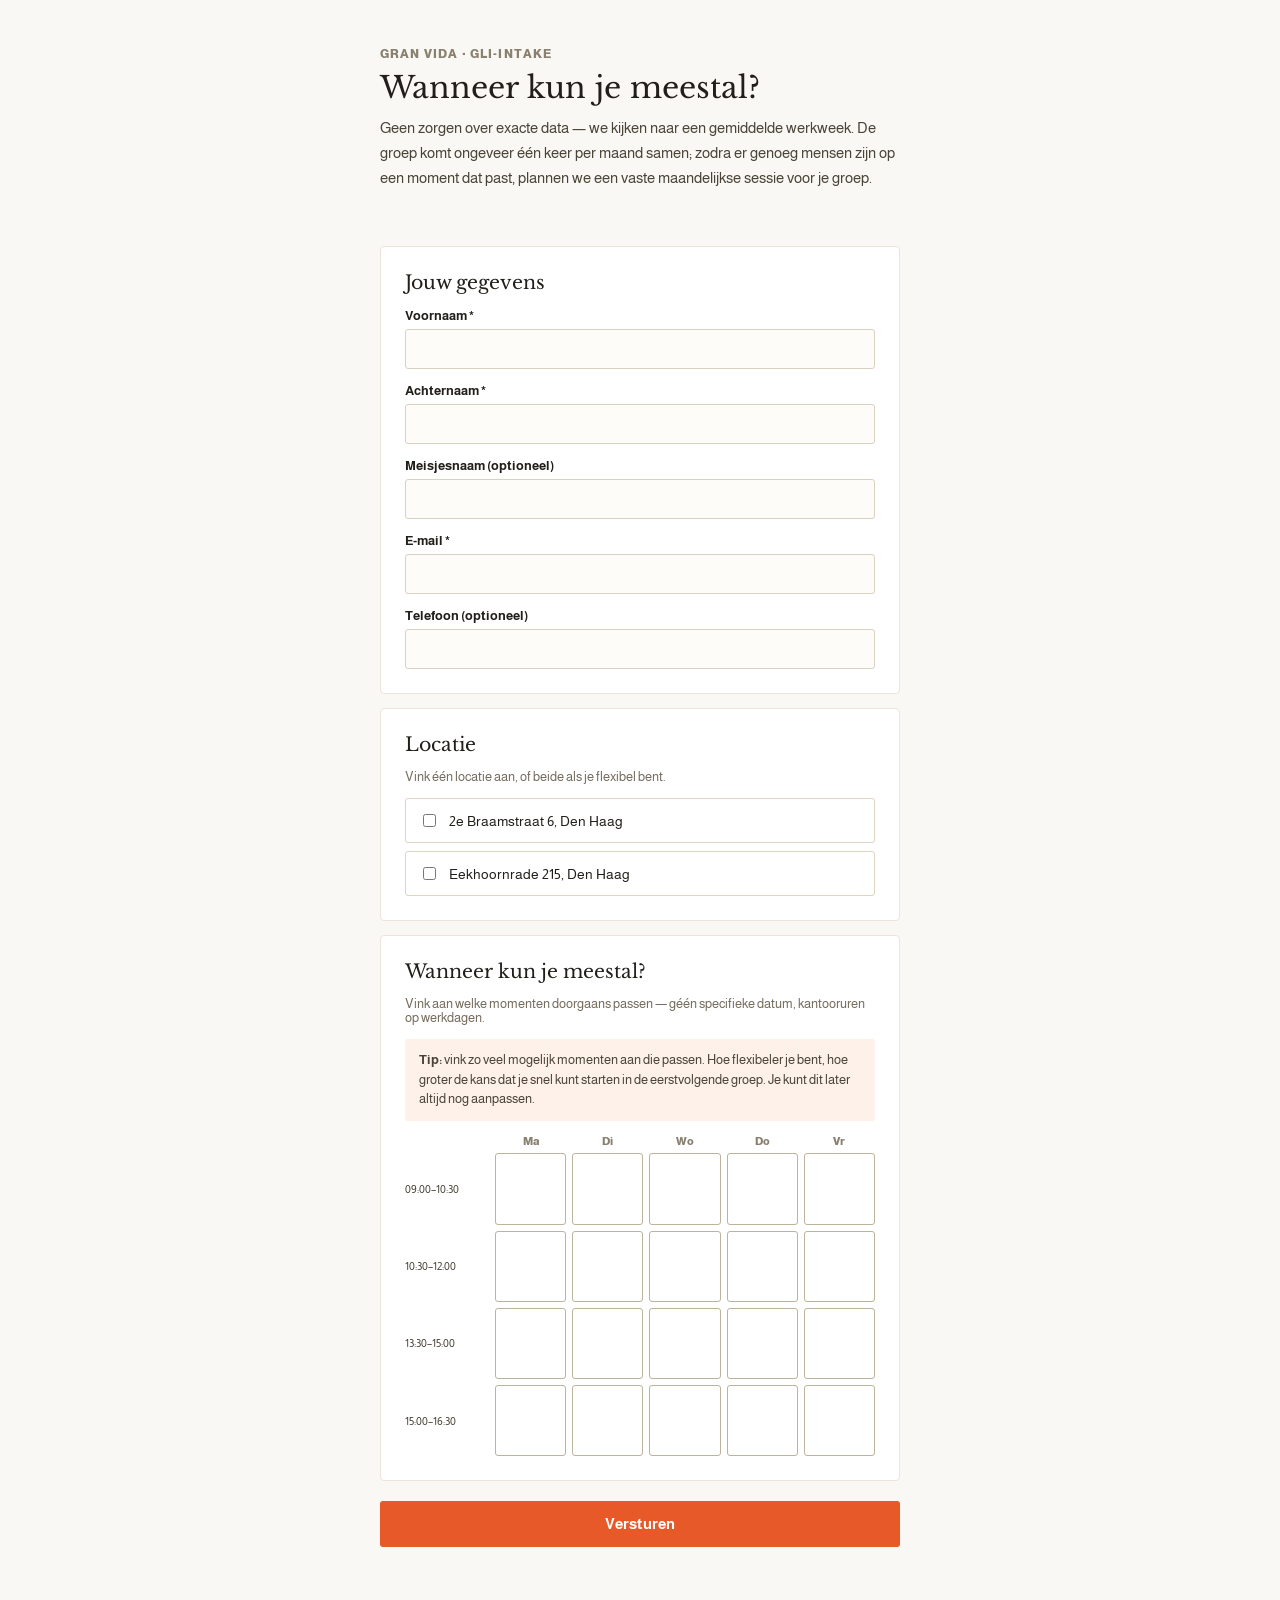
<file: index.html>
<!doctype html>
<html lang="nl">
<head>
  <meta charset="utf-8">
  <meta name="viewport" content="width=device-width, initial-scale=1">
  <title>Gran Vida — Beschikbaarheid</title>
  <link rel="stylesheet" href="https://fonts.googleapis.com/css2?family=Libre+Baskerville:wght@400;700&family=Almarai:wght@400;700;800&display=swap">
  <link rel="stylesheet" href="assets/style.css">
</head>
<body>
  <div class="gv-page" id="formView">
    <div style="display:flex;flex-direction:column;gap:10px;">
      <div class="gv-eyebrow">Gran Vida · GLI-intake</div>
      <h1 class="gv-h1">Wanneer kun je meestal?</h1>
      <p style="margin:0;font-size:15px;line-height:1.65;color:#4a4438;">
        Geen zorgen over exacte data — we kijken naar een gemiddelde werkweek. De groep komt ongeveer
        één keer per maand samen; zodra er genoeg mensen zijn op een moment dat past, plannen we een
        vaste maandelijkse sessie voor je groep.
      </p>
    </div>

    <div id="formError"></div>

    <form id="beschikbaarheidForm">
      <input type="text" name="website" id="hpField" tabindex="-1" autocomplete="off" style="position:absolute;left:-9999px;width:1px;height:1px;overflow:hidden;" aria-hidden="true">
      <div class="gv-card">
        <div class="gv-h2">Jouw gegevens</div>
        <div>
          <label class="gv-field-label">Voornaam *</label>
          <input class="gv-input" name="voornaam" required>
        </div>
        <div>
          <label class="gv-field-label">Achternaam *</label>
          <input class="gv-input" name="achternaam" required>
        </div>
        <div>
          <label class="gv-field-label">Meisjesnaam (optioneel)</label>
          <input class="gv-input" name="meisjesnaam">
        </div>
        <div>
          <label class="gv-field-label">E-mail *</label>
          <input class="gv-input" type="email" name="email" required>
        </div>
        <div>
          <label class="gv-field-label">Telefoon (optioneel)</label>
          <input class="gv-input" name="telefoon">
        </div>
      </div>

      <div class="gv-card" style="margin-top:14px;">
        <div class="gv-h2">Locatie</div>
        <p style="margin:0;font-size:12.5px;color:#756c5e;">Vink één locatie aan, of beide als je flexibel bent.</p>
        <div id="locatieOpties" style="display:flex;flex-direction:column;gap:8px;"></div>
      </div>

      <div class="gv-card" style="margin-top:14px;">
        <div class="gv-h2">Wanneer kun je meestal?</div>
        <p style="margin:0;font-size:12.5px;color:#756c5e;">Vink aan welke momenten doorgaans passen — géén specifieke datum, kantooruren op werkdagen.</p>
        <div style="display:flex;gap:10px;align-items:flex-start;background:#FDF1EA;border-radius:3px;padding:12px 14px;">
          <span style="font-size:12.5px;line-height:1.55;color:#4a4438;">
            <strong>Tip:</strong> vink zo veel mogelijk momenten aan die passen. Hoe flexibeler je bent,
            hoe groter de kans dat je snel kunt starten in de eerstvolgende groep. Je kunt dit later altijd nog aanpassen.
          </span>
        </div>
        <div class="gv-rooster" id="roosterGrid"></div>
      </div>

      <button class="gv-btn" type="submit" style="margin-top:20px;">Versturen</button>
    </form>
  </div>

  <div class="gv-page" id="confirmView" style="display:none;">
    <div class="gv-card" style="align-items:center;text-align:center;gap:18px;">
      <h1 class="gv-h1" id="confirmTitle">Bedankt!</h1>
      <p style="margin:0;font-size:15px;line-height:1.65;color:#4a4438;">
        Je beschikbaarheid is ontvangen. De groep komt ongeveer één keer per maand samen — zodra er
        genoeg mensen zijn op een moment dat ook voor jou past, plannen we een vaste maandelijkse sessie
        en nemen we contact met je op.
      </p>

      <div id="introVideoBlock" style="display:none;width:100%;">
        <div style="width:100%;aspect-ratio:16/9;border-radius:4px;overflow:hidden;background:#221F1A;">
          <video id="introVideoEl" controls style="width:100%;height:100%;object-fit:cover;"></video>
        </div>
      </div>

      <div style="width:100%;border-top:1px solid #ECE6DA;padding-top:18px;text-align:left;display:flex;flex-direction:column;gap:10px;">
        <div class="gv-h2" style="margin:0;">Nu al beginnen?</div>
        <p style="margin:0;font-size:13px;color:#4a4438;line-height:1.55;">
          Je hoeft niet te wachten tot je groep start. Als GLI COOL-deelnemer heb je gratis toegang tot de
          eerste lessen — vink aan en ik zet je persoonlijk klaar.
        </p>
        <label style="display:flex;gap:12px;align-items:flex-start;cursor:pointer;">
          <input type="checkbox" id="huddleCheckbox" style="margin-top:3px;">
          <span style="font-size:13px;color:#4a4438;line-height:1.55;">
            Ja, geef mij toegang tot de eerste GLI COOL-lessen.
          </span>
        </label>
        <div id="huddleFeedback" style="display:none;align-items:center;gap:8px;font-size:12.5px;color:#3f6b3a;">
          <svg width="14" height="14" viewBox="0 0 14 14" fill="none" style="flex-shrink:0;"><circle cx="7" cy="7" r="6" stroke="currentColor" stroke-width="1.3"/><path d="M4 7L6 9L10 5" stroke="currentColor" stroke-width="1.3" stroke-linecap="round" stroke-linejoin="round"/></svg>
          <span id="huddleFeedbackText"></span>
        </div>
      </div>

      <label style="width:100%;border-top:1px solid #ECE6DA;padding-top:18px;display:flex;gap:12px;align-items:flex-start;text-align:left;cursor:pointer;">
        <input type="checkbox" id="optInCheckbox" style="margin-top:3px;">
        <span style="font-size:13px;color:#4a4438;line-height:1.55;">
          Wil je er wekelijks een recept en inspiratie bij? Deze mails helpen je ook om je GLI-traject succesvol door te lopen — video's, tips en recepten, ongeveer 1x per week, altijd af te melden.
        </span>
      </label>
      <div id="optInFeedback" style="display:none;align-items:center;gap:8px;font-size:12.5px;color:#3f6b3a;">
        <svg width="14" height="14" viewBox="0 0 14 14" fill="none" style="flex-shrink:0;"><circle cx="7" cy="7" r="6" stroke="currentColor" stroke-width="1.3"/><path d="M4 7L6 9L10 5" stroke="currentColor" stroke-width="1.3" stroke-linecap="round" stroke-linejoin="round"/></svg>
        <span id="optInFeedbackText"></span>
      </div>
    </div>
  </div>

  <script src="assets/app.js"></script>
  <script>
    const params = new URLSearchParams(location.search);
    let currentId = params.get('id') || '';

    // Locatie-checkboxen
    const locatieOpties = document.getElementById('locatieOpties');
    LOCATIONS.forEach((loc, i) => {
      const label = document.createElement('label');
      label.style.cssText = 'display:flex;align-items:center;gap:10px;border:1px solid #ddd4c2;border-radius:3px;padding:12px 13px;cursor:pointer;';
      label.innerHTML = `<input type="checkbox" name="locatie" value="${loc}"><span style="font-size:14px;">${loc}</span>`;
      locatieOpties.appendChild(label);
    });

    // Roostergrid
    const roosterGrid = document.getElementById('roosterGrid');
    const days = ['Ma', 'Di', 'Wo', 'Do', 'Vr'];
    roosterGrid.appendChild(document.createElement('div'));
    days.forEach(d => {
      const el = document.createElement('div');
      el.className = 'gv-rooster-day';
      el.textContent = d;
      roosterGrid.appendChild(el);
    });
    const slotLabels = ['09:00–10:30', '10:30–12:00', '13:30–15:00', '15:00–16:30'];
    slotLabels.forEach((label, rowI) => {
      const rowLabel = document.createElement('div');
      rowLabel.style.cssText = 'display:flex;align-items:center;font-size:11px;color:#4a4438;';
      rowLabel.textContent = label;
      roosterGrid.appendChild(rowLabel);
      days.forEach((d, colI) => {
        const slot = TIME_SLOTS[colI * 4 + rowI];
        const el = document.createElement('div');
        el.className = 'gv-slot';
        el.dataset.slot = slot;
        el.addEventListener('click', () => el.classList.toggle('checked'));
        roosterGrid.appendChild(el);
      });
    });

    // Prefill vanuit uitnodigingslink. Oudere links bevatten naam/e-mail nog
    // rechtstreeks als parameter; nieuwere links bevatten alleen ?id= en halen
    // de gegevens op via actie 'lookup', zodat de link kort blijft.
    const form = document.getElementById('beschikbaarheidForm');
    if (params.get('voornaam')) form.voornaam.value = params.get('voornaam');
    if (params.get('achternaam')) form.achternaam.value = params.get('achternaam');
    if (params.get('email')) form.email.value = params.get('email');

    if (currentId && !params.get('voornaam')) {
      postAction('lookup', { id: currentId }).then(result => {
        if (result.ok) {
          form.voornaam.value = result.voornaam || '';
          form.achternaam.value = result.achternaam || '';
          form.email.value = result.email || '';
        }
      }).catch(() => {}); // stil falen — velden blijven dan gewoon leeg invulbaar
    }

    form.addEventListener('submit', async (ev) => {
      ev.preventDefault();
      const errorBox = document.getElementById('formError');
      errorBox.innerHTML = '';

      const locaties = Array.from(document.querySelectorAll('input[name="locatie"]:checked')).map(c => c.value);
      const rooster = Array.from(document.querySelectorAll('.gv-slot.checked')).map(el => el.dataset.slot);

      if (!locaties.length) {
        errorBox.innerHTML = '<div class="gv-error">Kies minstens één locatie.</div>';
        return;
      }
      if (!rooster.length) {
        errorBox.innerHTML = '<div class="gv-error">Vink minstens één moment aan.</div>';
        return;
      }

      const submitBtn = form.querySelector('button[type="submit"]');
      submitBtn.disabled = true;
      submitBtn.textContent = 'Versturen...';

      try {
        const result = await postAction('submit', {
          id: currentId,
          voornaam: form.voornaam.value,
          achternaam: form.achternaam.value,
          meisjesnaam: form.meisjesnaam.value,
          email: form.email.value,
          telefoon: form.telefoon.value,
          locaties: locaties.join('|'),
          rooster: rooster.join(','),
          website: form.website.value
        });

        if (!result.ok) throw new Error(result.error || 'Onbekende fout');

        currentId = result.id;
        document.getElementById('confirmTitle').textContent = `Bedankt, ${form.voornaam.value}!`;
        document.getElementById('formView').style.display = 'none';
        document.getElementById('confirmView').style.display = 'flex';

        // Video-blok blijft verborgen totdat er een echte opname is (zie assets/app.js)
        if (typeof INTRO_VIDEO_URL !== 'undefined' && INTRO_VIDEO_URL) {
          document.getElementById('introVideoEl').src = INTRO_VIDEO_URL;
          document.getElementById('introVideoBlock').style.display = 'block';
        }
      } catch (err) {
        errorBox.innerHTML = `<div class="gv-error">Het versturen is niet gelukt (${err.message}). Probeer het opnieuw, of mail rechtstreeks naar <a href="mailto:contact@granvida.nl">contact@granvida.nl</a>.</div>`;
        submitBtn.disabled = false;
        submitBtn.textContent = 'Versturen';
      }
    });

    document.getElementById('huddleCheckbox').addEventListener('change', async (ev) => {
      const feedback = document.getElementById('huddleFeedback');
      const feedbackText = document.getElementById('huddleFeedbackText');
      try {
        const result = await postAction('huddleOptIn', { id: currentId, waarde: ev.target.checked ? 'ja' : 'nee' });
        if (!result.ok) throw new Error(result.error || 'Onbekende fout');
        feedback.style.color = '#3f6b3a';
        feedbackText.textContent = ev.target.checked
          ? 'Genoteerd — je krijgt persoonlijk bericht zodra je toegang hebt.'
          : 'Voorkeur bijgewerkt.';
        feedback.style.display = 'flex';
      } catch (err) {
        feedback.style.color = '#a3341f';
        feedbackText.textContent = 'Opslaan is niet gelukt, probeer het nog eens.';
        feedback.style.display = 'flex';
      }
    });

    document.getElementById('optInCheckbox').addEventListener('change', async (ev) => {
      const feedback = document.getElementById('optInFeedback');
      const feedbackText = document.getElementById('optInFeedbackText');
      try {
        const result = await postAction('optIn', { id: currentId, waarde: ev.target.checked ? 'ja' : 'nee' });
        if (!result.ok) throw new Error(result.error || 'Onbekende fout');
        feedback.style.color = '#3f6b3a';
        feedbackText.textContent = ev.target.checked ? 'Opgeslagen — welkom bij de mails!' : 'Voorkeur bijgewerkt.';
        feedback.style.display = 'flex';
      } catch (err) {
        feedback.style.color = '#a3341f';
        feedbackText.textContent = 'Opslaan is niet gelukt, probeer het nog eens.';
        feedback.style.display = 'flex';
      }
    });
  </script>
</body>
</html>
</file>
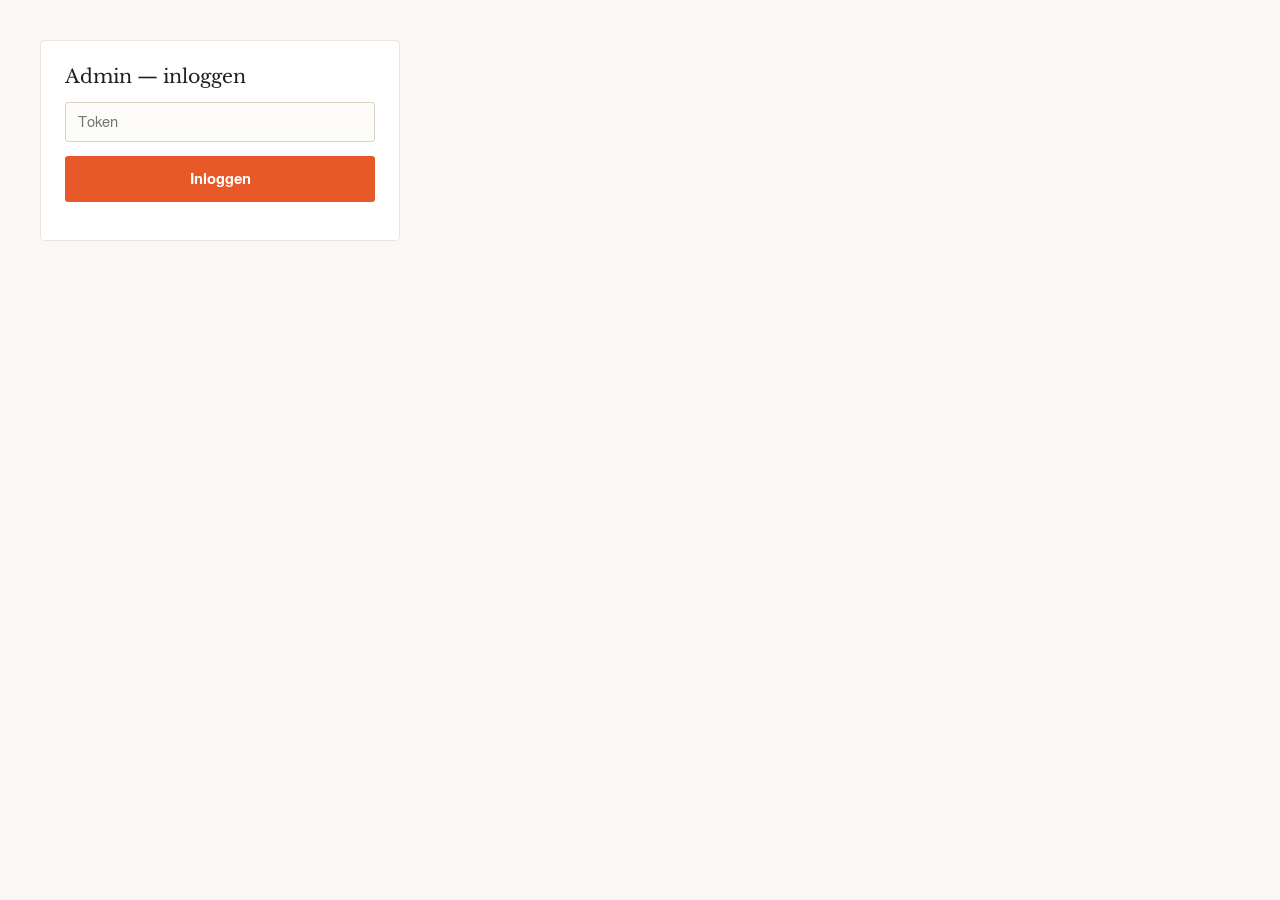
<file: admin.html>
<!doctype html>
<html lang="nl">
<head>
  <meta charset="utf-8">
  <meta name="viewport" content="width=device-width, initial-scale=1">
  <title>Gran Vida — Admin</title>
  <link rel="stylesheet" href="https://fonts.googleapis.com/css2?family=Libre+Baskerville:wght@400;700&family=Almarai:wght@400;700;800&display=swap">
  <link rel="stylesheet" href="assets/style.css">
  <style>
    body { padding: 40px; }
    .admin-wrap { max-width: 1200px; margin: 0 auto; display: flex; flex-direction: column; gap: 24px; }
    table { width: 100%; border-collapse: collapse; }
    th { text-align: left; font-family: 'Almarai', sans-serif; font-size: 10.5px; font-weight: 800;
      letter-spacing: 0.06em; text-transform: uppercase; color: #8a8070; padding: 10px 14px; border-bottom: 1px solid #ECE6DA; }
    td { padding: 12px 14px; font-size: 13.5px; border-bottom: 1px solid #F1ECE1; }
    .chip { font-family: 'Almarai', sans-serif; font-size: 13px; font-weight: 700; padding: 8px 16px;
      border-radius: 20px; border: 1px solid #ddd4c2; background: #FFFFFF; cursor: pointer; }
    .chip.active { background: #221F1A; color: #FAF8F4; border-color: #221F1A; }
    .gv-btn-overdue { background: #C0392B !important; border-color: #C0392B !important; color: #FFFFFF !important; }
    .gv-huddle-badge { display:inline-block;font-size:11px;font-weight:700;padding:3px 9px;border-radius:12px;background:#FDF1EA;color:#E8592A; }
  </style>
</head>
<body>
  <div class="admin-wrap" id="loginView">
    <div class="gv-card" style="max-width:360px;">
      <div class="gv-h2">Admin — inloggen</div>
      <input class="gv-input" type="password" id="tokenInput" placeholder="Token">
      <button class="gv-btn" id="loginBtn">Inloggen</button>
      <div id="loginError"></div>
    </div>
  </div>

  <div class="admin-wrap" id="dashboardView" style="display:none;">
    <div style="display:flex;align-items:center;justify-content:space-between;">
      <h1 class="gv-h1">Open inzendingen</h1>
      <div style="display:flex;gap:10px;">
        <button class="gv-btn-secondary gv-btn" style="width:auto;" id="refreshBtn" title="Data opnieuw ophalen">⟳ Ververs</button>
        <button class="gv-btn-secondary gv-btn" style="width:auto;" id="showMailBtn">✉ Mail deelnemers</button>
        <button class="gv-btn-secondary gv-btn" style="width:auto;" id="showInviteBtn">+ Nieuwe deelnemer uitnodigen</button>
      </div>
    </div>

    <div id="inviteCard" class="gv-card" style="display:none;max-width:480px;">
      <div class="gv-h2">Nieuwe deelnemer uitnodigen</div>
      <input class="gv-input" id="inviteVoornaam" placeholder="Voornaam">
      <input class="gv-input" id="inviteAchternaam" placeholder="Achternaam">
      <input class="gv-input" id="inviteEmail" type="email" placeholder="E-mail">
      <select class="gv-input" id="inviteLocatie"></select>
      <button class="gv-btn" id="sendInviteBtn">Uitnodiging versturen</button>
      <div id="inviteError"></div>
    </div>

    <div id="mailCard" class="gv-card" style="display:none;max-width:520px;">
      <div class="gv-h2">Mail naar deelnemers</div>
      <p style="margin:0 0 4px;font-size:12.5px;color:#8a8070;">
        Gaat naar iedereen in het huidige locatiefilter (<span id="mailScope">alle locaties</span>), elk apart geadresseerd.
      </p>
      <input class="gv-input" id="mailSubject" placeholder="Onderwerp">
      <textarea class="gv-input" id="mailBody" rows="6" placeholder="Bericht..." style="resize:vertical;font-family:inherit;"></textarea>
      <button class="gv-btn" id="sendMailBtn">Versturen</button>
      <div id="mailError"></div>
    </div>

    <div style="display:flex;gap:10px;align-items:center;">
      <div class="chip active" data-locatie="">Alle locaties</div>
      <div id="locatieChips" style="display:flex;gap:10px;"></div>
      <div style="flex:1;"></div>
      <div id="statusSummary" style="font-size:12.5px;color:#8a8070;font-weight:700;"></div>
    </div>

    <div style="display:grid;grid-template-columns:1.4fr 1fr;gap:24px;align-items:start;">
      <div class="gv-card" style="padding:0;">
        <table>
          <thead><tr><th><input type="checkbox" id="selectAllOpen" title="Alles selecteren"></th><th>Naam</th><th>Locatie(s)</th><th>Status</th><th>Huddle</th><th>Datum</th><th></th></tr></thead>
          <tbody id="rowsBody"></tbody>
        </table>
      </div>

      <div class="gv-card">
        <div class="gv-eyebrow">Meeste overlap</div>
        <p id="overlapHint" style="margin:0;font-size:12.5px;color:#8a8070;">Selecteer inzendingen om de overlap te zien.</p>
        <div id="overlapList" style="display:flex;flex-direction:column;gap:10px;"></div>
        <button class="gv-btn" id="assignBtn" style="margin-top:4px;" disabled>Groep definitief maken</button>
      </div>
    </div>
  </div>

  <script src="assets/app.js?v=2"></script>
  <script>
    let token = '';
    let allRows = [];
    let locatieFilter = '';
    let locationUISetup = false;
    const selectedIds = new Set();

    // ===== Sessie-persistentie: blijf minimaal 10 minuten ingelogd, ook na browser-refresh =====
    const SESSION_KEY = 'gv_admin_token';
    const SESSION_TS_KEY = 'gv_admin_token_ts';
    const SESSION_MAX_AGE_MS = 10 * 60 * 1000;

    function saveSession(t) {
      localStorage.setItem(SESSION_KEY, t);
      localStorage.setItem(SESSION_TS_KEY, String(Date.now()));
    }
    function touchSession() {
      if (token) localStorage.setItem(SESSION_TS_KEY, String(Date.now()));
    }
    function clearSession() {
      localStorage.removeItem(SESSION_KEY);
      localStorage.removeItem(SESSION_TS_KEY);
    }
    function loadSavedSession() {
      const saved = localStorage.getItem(SESSION_KEY);
      const ts = Number(localStorage.getItem(SESSION_TS_KEY) || 0);
      if (!saved || !ts || (Date.now() - ts) > SESSION_MAX_AGE_MS) return null;
      return saved;
    }

    function showDashboard(data) {
      allRows = data.rows;
      document.getElementById('loginView').style.display = 'none';
      document.getElementById('dashboardView').style.display = 'flex';
      setupLocationUI();
      render();
    }

    async function tryAutoLogin() {
      const saved = loadSavedSession();
      if (!saved) return;
      try {
        const data = await getAdminData(saved);
        if (!data.ok) { clearSession(); return; }
        token = saved;
        saveSession(token); // ververst de sessie-tijd bij elk bezoek
        showDashboard(data);
      } catch (err) {
        // netwerkfout: sessie laten staan, gewoon het loginscherm tonen
      }
    }

    function esc(s) {
      return String(s ?? '').replace(/[&<>"']/g, c => ({'&':'&amp;','<':'&lt;','>':'&gt;','"':'&quot;',"'":'&#39;'}[c]));
    }

    // Toont alleen dd-mm-jjjj, ongeacht of de bron een ISO-datum of een reeds
    // geformatteerde Sheets-string is.
    function formatDatum(raw) {
      if (!raw) return '';
      const d = new Date(raw);
      if (isNaN(d)) return String(raw).split(' ')[0];
      const dd = String(d.getDate()).padStart(2, '0');
      const mm = String(d.getMonth() + 1).padStart(2, '0');
      return `${dd}-${mm}-${d.getFullYear()}`;
    }

    const WEEK_MS = 7 * 24 * 60 * 60 * 1000;
    function isOverdue(r) {
      if (r.status !== 'uitgenodigd' || !r.timestamp_uitnodiging) return false;
      const d = new Date(r.timestamp_uitnodiging);
      return !isNaN(d) && (Date.now() - d.getTime()) > WEEK_MS;
    }

    tryAutoLogin();

    document.getElementById('selectAllOpen').addEventListener('change', (ev) => {
      const openIds = filteredRows().filter(r => r.status === 'open').map(r => r.id);
      if (ev.target.checked) {
        openIds.forEach(id => selectedIds.add(id));
      } else {
        openIds.forEach(id => selectedIds.delete(id));
      }
      render();
    });

    document.getElementById('loginBtn').addEventListener('click', async () => {
      const loginBtn = document.getElementById('loginBtn');
      if (loginBtn.disabled) return; // voorkomt dubbelklik tijdens het inloggen
      loginBtn.disabled = true;
      token = document.getElementById('tokenInput').value;
      const errorBox = document.getElementById('loginError');
      errorBox.innerHTML = '';
      try {
        const data = await getAdminData(token);
        if (!data.ok) throw new Error('Ongeldig token');
        saveSession(token);
        showDashboard(data);
      } catch (err) {
        errorBox.innerHTML = '<div class="gv-error">Inloggen mislukt — controleer het token.</div>';
        loginBtn.disabled = false;
      }
    });

    document.getElementById('refreshBtn').addEventListener('click', async () => {
      const btn = document.getElementById('refreshBtn');
      if (btn.disabled) return;
      btn.disabled = true;
      const original = btn.textContent;
      btn.textContent = 'Bezig...';
      try {
        const data = await getAdminData(token);
        if (!data.ok) throw new Error(data.error || 'Onbekende fout');
        touchSession();
        allRows = data.rows;
        render();
      } catch (err) {
        alert('Verversen mislukt: ' + err.message);
      } finally {
        btn.disabled = false;
        btn.textContent = original;
      }
    });

    document.getElementById('showMailBtn').addEventListener('click', () => {
      const card = document.getElementById('mailCard');
      card.style.display = card.style.display === 'none' ? 'flex' : 'none';
    });

    document.getElementById('sendMailBtn').addEventListener('click', async () => {
      const sendBtn = document.getElementById('sendMailBtn');
      if (sendBtn.disabled) return;
      const errorBox = document.getElementById('mailError');
      errorBox.innerHTML = '';
      const subject = document.getElementById('mailSubject').value.trim();
      const body = document.getElementById('mailBody').value.trim();
      if (!subject || !body) {
        errorBox.innerHTML = '<div class="gv-error">Onderwerp en bericht zijn verplicht.</div>';
        return;
      }
      const scopeLabel = locatieFilter ? locatieFilter.split(',')[0] : 'alle locaties';
      if (!confirm(`Mail versturen naar iedereen in "${scopeLabel}"?`)) return;
      sendBtn.disabled = true;
      sendBtn.textContent = 'Versturen...';
      try {
        const result = await postAction('broadcastMail', { token, subject, body, locatie: locatieFilter });
        if (!result.ok) throw new Error(result.error || 'Onbekende fout');
        touchSession();
        document.getElementById('mailSubject').value = '';
        document.getElementById('mailBody').value = '';
        document.getElementById('mailCard').style.display = 'none';
        alert(`Mail verstuurd naar ${result.count} deelnemer(s).`);
      } catch (err) {
        errorBox.innerHTML = err.unconfirmed
          ? '<div class="gv-error">Geen bevestiging ontvangen, maar de mail is waarschijnlijk al verstuurd. Kijk eerst in je verzonden mail voordat je het opnieuw probeert.</div>'
          : `<div class="gv-error">Versturen mislukt: ${err.message}</div>`;
      } finally {
        sendBtn.disabled = false;
        sendBtn.textContent = 'Versturen';
      }
    });

    function setupLocationUI() {
      if (locationUISetup) return; // idempotent: nooit chips/opties dubbel opbouwen
      locationUISetup = true;
      const chips = document.getElementById('locatieChips');
      const select = document.getElementById('inviteLocatie');
      LOCATIONS.forEach(loc => {
        const chip = document.createElement('div');
        chip.className = 'chip';
        chip.textContent = loc.split(',')[0];
        chip.addEventListener('click', () => {
          locatieFilter = loc;
          document.querySelectorAll('.chip').forEach(c => c.classList.remove('active'));
          chip.classList.add('active');
          selectedIds.clear();
          document.getElementById('mailScope').textContent = loc.split(',')[0];
          render();
        });
        chips.appendChild(chip);

        const opt = document.createElement('option');
        opt.value = loc; opt.textContent = loc;
        select.appendChild(opt);
      });
      document.querySelector('.chip[data-locatie=""]').addEventListener('click', function () {
        locatieFilter = '';
        document.querySelectorAll('.chip').forEach(c => c.classList.remove('active'));
        this.classList.add('active');
        selectedIds.clear();
        document.getElementById('mailScope').textContent = 'alle locaties';
        render();
      });
    }

    document.getElementById('showInviteBtn').addEventListener('click', () => {
      const card = document.getElementById('inviteCard');
      card.style.display = card.style.display === 'none' ? 'flex' : 'none';
    });

    document.getElementById('sendInviteBtn').addEventListener('click', async () => {
      const sendBtn = document.getElementById('sendInviteBtn');
      if (sendBtn.disabled) return; // voorkomt dubbele uitnodiging bij dubbelklik
      const errorBox = document.getElementById('inviteError');
      errorBox.innerHTML = '';
      const voornaam = document.getElementById('inviteVoornaam').value;
      const achternaam = document.getElementById('inviteAchternaam').value;
      const email = document.getElementById('inviteEmail').value;
      const locatie = document.getElementById('inviteLocatie').value;
      if (!voornaam || !achternaam || !email) {
        errorBox.innerHTML = '<div class="gv-error">Voornaam, achternaam en e-mail zijn verplicht.</div>';
        return;
      }
      sendBtn.disabled = true;
      sendBtn.textContent = 'Versturen...';
      try {
        const result = await postAction('invite', { token, voornaam, achternaam, email, locatie });
        if (!result.ok) throw new Error(result.error);
        touchSession();
        document.getElementById('inviteVoornaam').value = '';
        document.getElementById('inviteAchternaam').value = '';
        document.getElementById('inviteEmail').value = '';
        document.getElementById('inviteCard').style.display = 'none';
        const data = await getAdminData(token);
        allRows = data.rows;
        render();
      } catch (err) {
        errorBox.innerHTML = err.unconfirmed
          ? '<div class="gv-error">Geen bevestiging ontvangen, maar de mail is waarschijnlijk al verstuurd. Kijk eerst in je verzonden mail voordat je het opnieuw probeert.</div>'
          : `<div class="gv-error">Versturen mislukt: ${err.message}</div>`;
      } finally {
        sendBtn.disabled = false;
        sendBtn.textContent = 'Uitnodiging versturen';
      }
    });

    function filteredRows() {
      return locatieFilter
        ? allRows.filter(r => (r.locaties || '').includes(locatieFilter))
        : allRows;
    }

    function render() {
      const rows = filteredRows();
      const tbody = document.getElementById('rowsBody');
      tbody.innerHTML = '';

      rows.forEach(r => {
        const tr = document.createElement('tr');
        const statusClass = r.status === 'open' ? 'gv-status-open'
          : r.status === 'uitgenodigd' ? 'gv-status-uitgenodigd' : 'gv-status-ingedeeld';
        const statusLabel = r.status === 'open' ? 'Open' : r.status === 'uitgenodigd' ? 'Uitgenodigd' : 'Ingedeeld';
        const checkboxCell = r.status === 'open'
          ? `<input type="checkbox" data-id="${esc(r.id)}" ${selectedIds.has(r.id) ? 'checked' : ''}>`
          : '';
        const overdueClass = isOverdue(r) ? ' gv-btn-overdue' : '';
        const overdueTitle = isOverdue(r) ? ' title="Langer dan een week geen reactie"' : '';
        const actionCell = r.status === 'uitgenodigd'
          ? `<button class="gv-btn-secondary gv-btn${overdueClass}" style="width:auto;padding:6px 12px;font-size:11.5px;" data-remind="${esc(r.id)}"${overdueTitle}>Stuur herinnering</button>`
          : '';
        const datum = r.status === 'uitgenodigd' ? r.timestamp_uitnodiging : r.invuldatum;
        const huddleCell = r.opt_in_huddle_toegang === 'ja'
          ? '<span class="gv-huddle-badge">Wil toegang</span>' : '';
        tr.innerHTML = `<td>${checkboxCell}</td><td style="font-weight:700;">${esc(r.voornaam)} ${esc(r.achternaam)}</td>
          <td>${esc(r.locaties || '')}</td><td><span class="${statusClass}">${statusLabel}</span></td>
          <td>${huddleCell}</td>
          <td style="font-size:12px;color:#8a8070;">${formatDatum(datum)}</td><td>${actionCell}</td>`;
        tbody.appendChild(tr);
      });

      tbody.querySelectorAll('input[type="checkbox"]').forEach(cb => {
        cb.addEventListener('change', () => {
          if (cb.checked) selectedIds.add(cb.dataset.id); else selectedIds.delete(cb.dataset.id);
          renderOverlap();
        });
      });
      tbody.querySelectorAll('[data-remind]').forEach(btn => {
        btn.addEventListener('click', async () => {
          btn.disabled = true; btn.textContent = 'Verzenden...';
          try {
            const result = await postAction('remind', { token, id: btn.dataset.remind });
            if (!result.ok) throw new Error(result.error || 'Onbekende fout');
            touchSession();
            btn.classList.remove('gv-btn-overdue'); // timestamp is net vernieuwd, dus niet meer 'te laat'
            btn.textContent = 'Verzonden';
          } catch (err) {
            if (err.unconfirmed) {
              btn.textContent = 'Onbevestigd';
              btn.title = 'Geen bevestiging ontvangen, maar de mail is waarschijnlijk al verstuurd. Kijk eerst in je verzonden mail voordat je het opnieuw probeert.';
            } else {
              btn.textContent = 'Mislukt — probeer opnieuw';
              btn.disabled = false;
            }
          }
        });
      });

      const uitgenodigd = allRows.filter(r => r.status === 'uitgenodigd').length;
      const open = allRows.filter(r => r.status === 'open').length;
      const wilHuddle = allRows.filter(r => r.opt_in_huddle_toegang === 'ja').length;
      document.getElementById('statusSummary').textContent =
        `${open} open · ${uitgenodigd} uitgenodigd · ${wilHuddle} wil Huddle-toegang · ${selectedIds.size} geselecteerd`;

      const openInView = rows.filter(r => r.status === 'open');
      const selectAllCb = document.getElementById('selectAllOpen');
      const allSelected = openInView.length > 0 && openInView.every(r => selectedIds.has(r.id));
      const someSelected = openInView.some(r => selectedIds.has(r.id));
      selectAllCb.checked = allSelected;
      selectAllCb.indeterminate = !allSelected && someSelected;
      selectAllCb.disabled = openInView.length === 0;

      renderOverlap();
    }

    function renderOverlap() {
      const selected = allRows.filter(r => selectedIds.has(r.id));
      const overlapList = document.getElementById('overlapList');
      const hint = document.getElementById('overlapHint');
      const assignBtn = document.getElementById('assignBtn');
      overlapList.innerHTML = '';

      if (!selected.length) {
        hint.textContent = 'Selecteer inzendingen om de overlap te zien.';
        assignBtn.disabled = true;
        return;
      }
      hint.textContent = `Berekend over de ${selected.length} geselecteerde inzendingen.`;

      const counts = TIME_SLOTS.map(slot => ({
        slot,
        count: selected.filter(r => r[slot] === 'ja').length
      })).sort((a, b) => b.count - a.count);

      counts.forEach(({ slot, count }) => {
        const pct = Math.round((count / selected.length) * 100);
        const row = document.createElement('div');
        row.innerHTML = `<div style="display:flex;justify-content:space-between;font-size:13.5px;">
          <span>${slot}</span><span style="color:#8a8070;">${count} / ${selected.length}</span></div>
          <div style="width:100%;height:5px;background:#ECE6DA;border-radius:3px;overflow:hidden;">
          <div style="width:${pct}%;height:100%;background:#E8592A;"></div></div>`;
        overlapList.appendChild(row);
      });

      assignBtn.disabled = false;
    }

    document.getElementById('assignBtn').addEventListener('click', async () => {
      const btn = document.getElementById('assignBtn');
      if (btn.disabled) return; // voorkomt dubbele aanroep bij dubbelklik
      const ids = Array.from(selectedIds);
      if (!ids.length) return;
      btn.disabled = true;
      try {
        const result = await postAction('markAssigned', { token, ids: ids.join(',') });
        if (!result.ok) throw new Error(result.error || 'Onbekende fout');
        touchSession();
        selectedIds.clear();
        const data = await getAdminData(token);
        allRows = data.rows;
        render();
      } catch (err) {
        alert('Groep definitief maken is mislukt: ' + err.message + '. Probeer het opnieuw.');
        btn.disabled = false;
      }
    });
  </script>
</body>
</html>
</file>
<file: assets/style.css>
* { box-sizing: border-box; }

body {
  margin: 0;
  background: #FAF8F4;
  font-family: 'Almarai', system-ui, sans-serif;
  color: #221F1A;
}

a { color: #E8592A; }
a:hover { color: #c2481f; }

.gv-eyebrow {
  font-family: 'Almarai', sans-serif;
  font-weight: 800;
  letter-spacing: 0.1em;
  text-transform: uppercase;
  font-size: 11.5px;
  color: #8a8070;
}

.gv-h1 {
  font-family: 'Libre Baskerville', serif;
  font-weight: 400;
  font-size: 30px;
  line-height: 1.2;
  margin: 0;
  color: #221F1A;
}

.gv-h2 {
  font-family: 'Libre Baskerville', serif;
  font-weight: 400;
  font-size: 19px;
  margin: 0;
  color: #221F1A;
}

.gv-page {
  max-width: 560px;
  margin: 0 auto;
  padding: 48px 20px 64px;
  display: flex;
  flex-direction: column;
  gap: 28px;
}

.gv-card {
  display: flex;
  flex-direction: column;
  gap: 14px;
  background: #FFFFFF;
  border: 1px solid #ECE6DA;
  border-radius: 4px;
  padding: 24px;
}

.gv-field-label {
  font-family: 'Almarai', sans-serif;
  font-weight: 700;
  font-size: 13px;
  color: #221F1A;
  display: block;
  margin-bottom: 6px;
}

.gv-input {
  width: 100%;
  border: 1px solid #d9d1c1;
  border-radius: 3px;
  background: #FDFCF9;
  padding: 11px 12px;
  font-size: 14.5px;
  font-family: 'Almarai', sans-serif;
  color: #221F1A;
}

.gv-btn {
  width: 100%;
  background: #E8592A;
  color: #FFFFFF;
  border: none;
  border-radius: 3px;
  padding: 15px;
  font-family: 'Almarai', sans-serif;
  font-weight: 700;
  font-size: 14.5px;
  cursor: pointer;
}

.gv-btn:disabled { opacity: 0.6; cursor: default; }

.gv-btn-secondary {
  background: #FFFFFF;
  color: #221F1A;
  border: 1px solid #ddd4c2;
}

.gv-error {
  color: #a3341f;
  font-size: 13px;
  background: #FBEAE5;
  border-radius: 3px;
  padding: 10px 12px;
}

.gv-rooster {
  display: grid;
  grid-template-columns: 84px repeat(5, 1fr);
  gap: 6px;
}

.gv-rooster-day {
  text-align: center;
  font-family: 'Almarai', sans-serif;
  font-weight: 800;
  font-size: 11px;
  color: #8a8070;
}

.gv-slot {
  aspect-ratio: 1;
  border-radius: 3px;
  border: 1.5px solid #bdb29c;
  cursor: pointer;
}

.gv-slot.checked {
  background: #E8592A;
  border-color: #E8592A;
}

.gv-status-open {
  font-size: 11px; font-weight: 700; color: #3f6b3a;
  background: #EAF1E6; padding: 3px 9px; border-radius: 10px;
}

.gv-status-uitgenodigd {
  font-size: 11px; font-weight: 700; color: #a3661f;
  background: #FBEADD; padding: 3px 9px; border-radius: 10px;
}

.gv-status-ingedeeld {
  font-size: 11px; font-weight: 700; color: #5a5248;
  background: #ECE6DA; padding: 3px 9px; border-radius: 10px;
}
</file>
